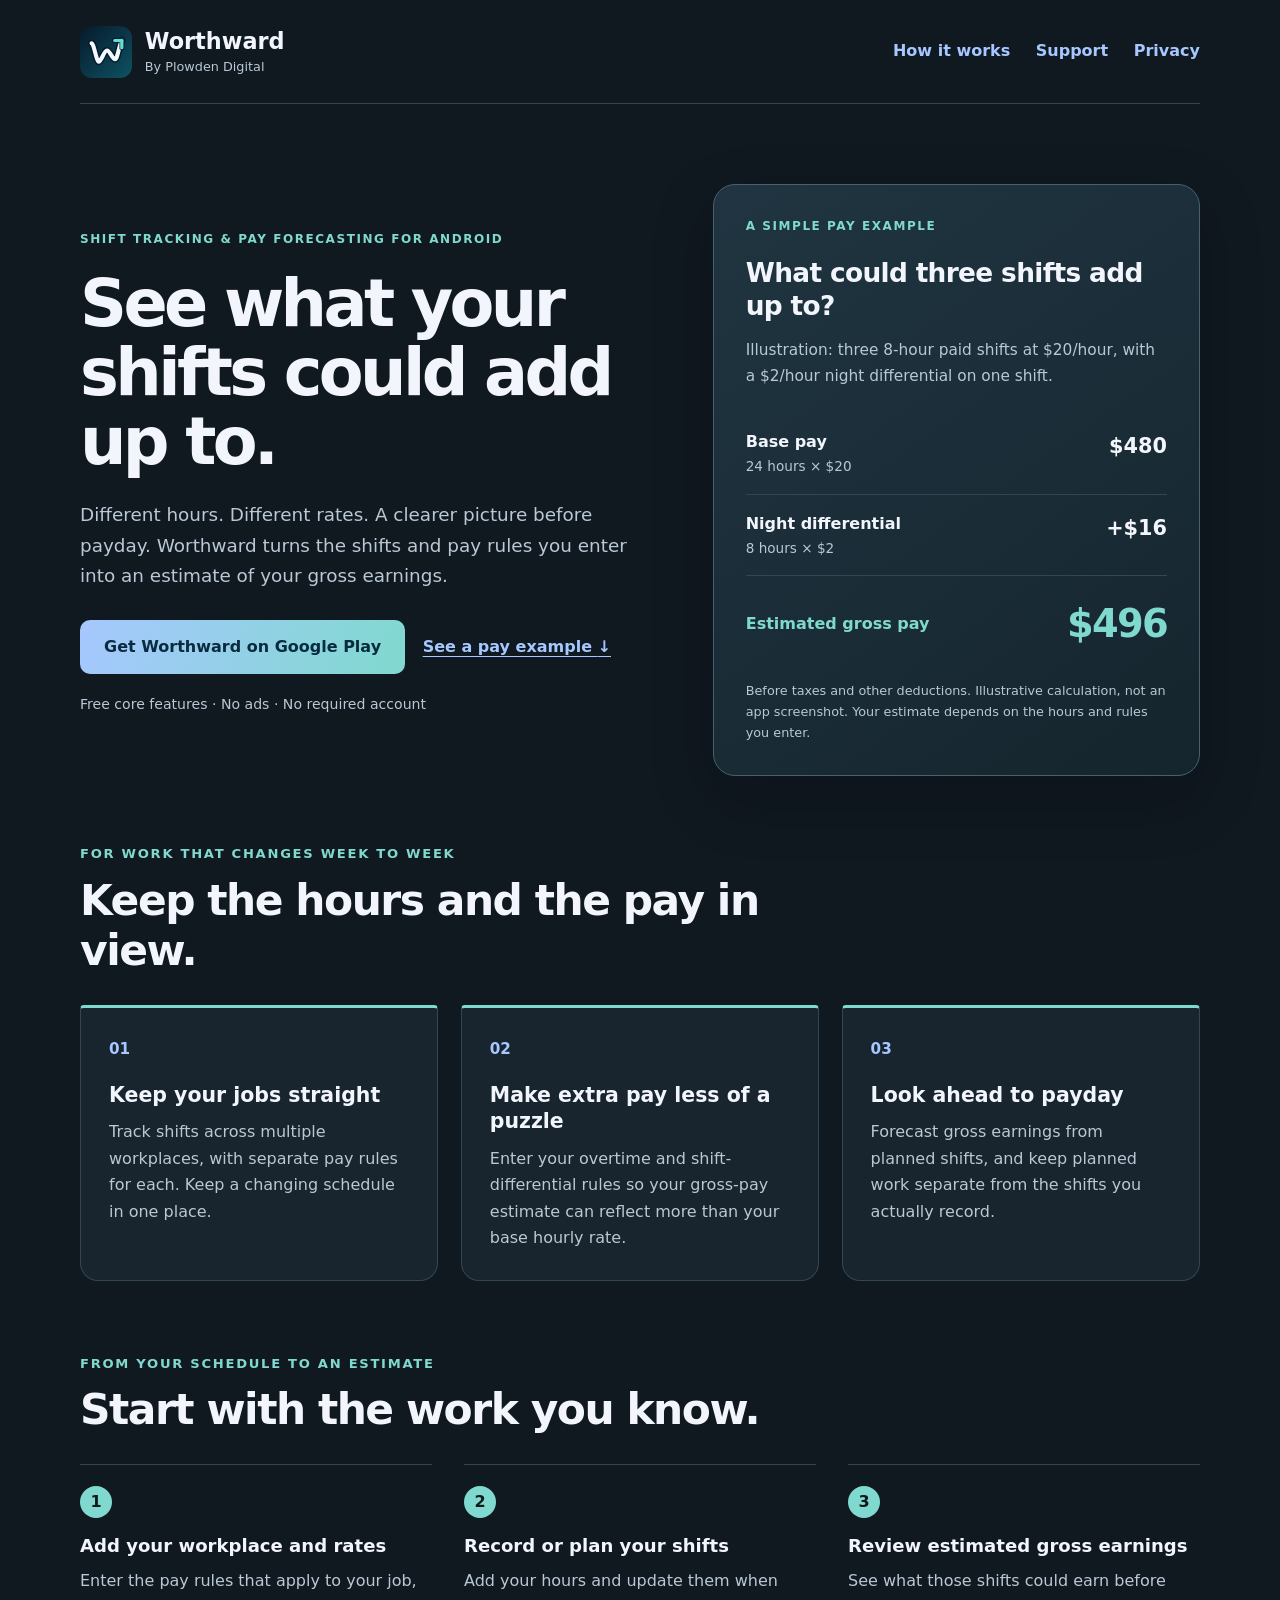
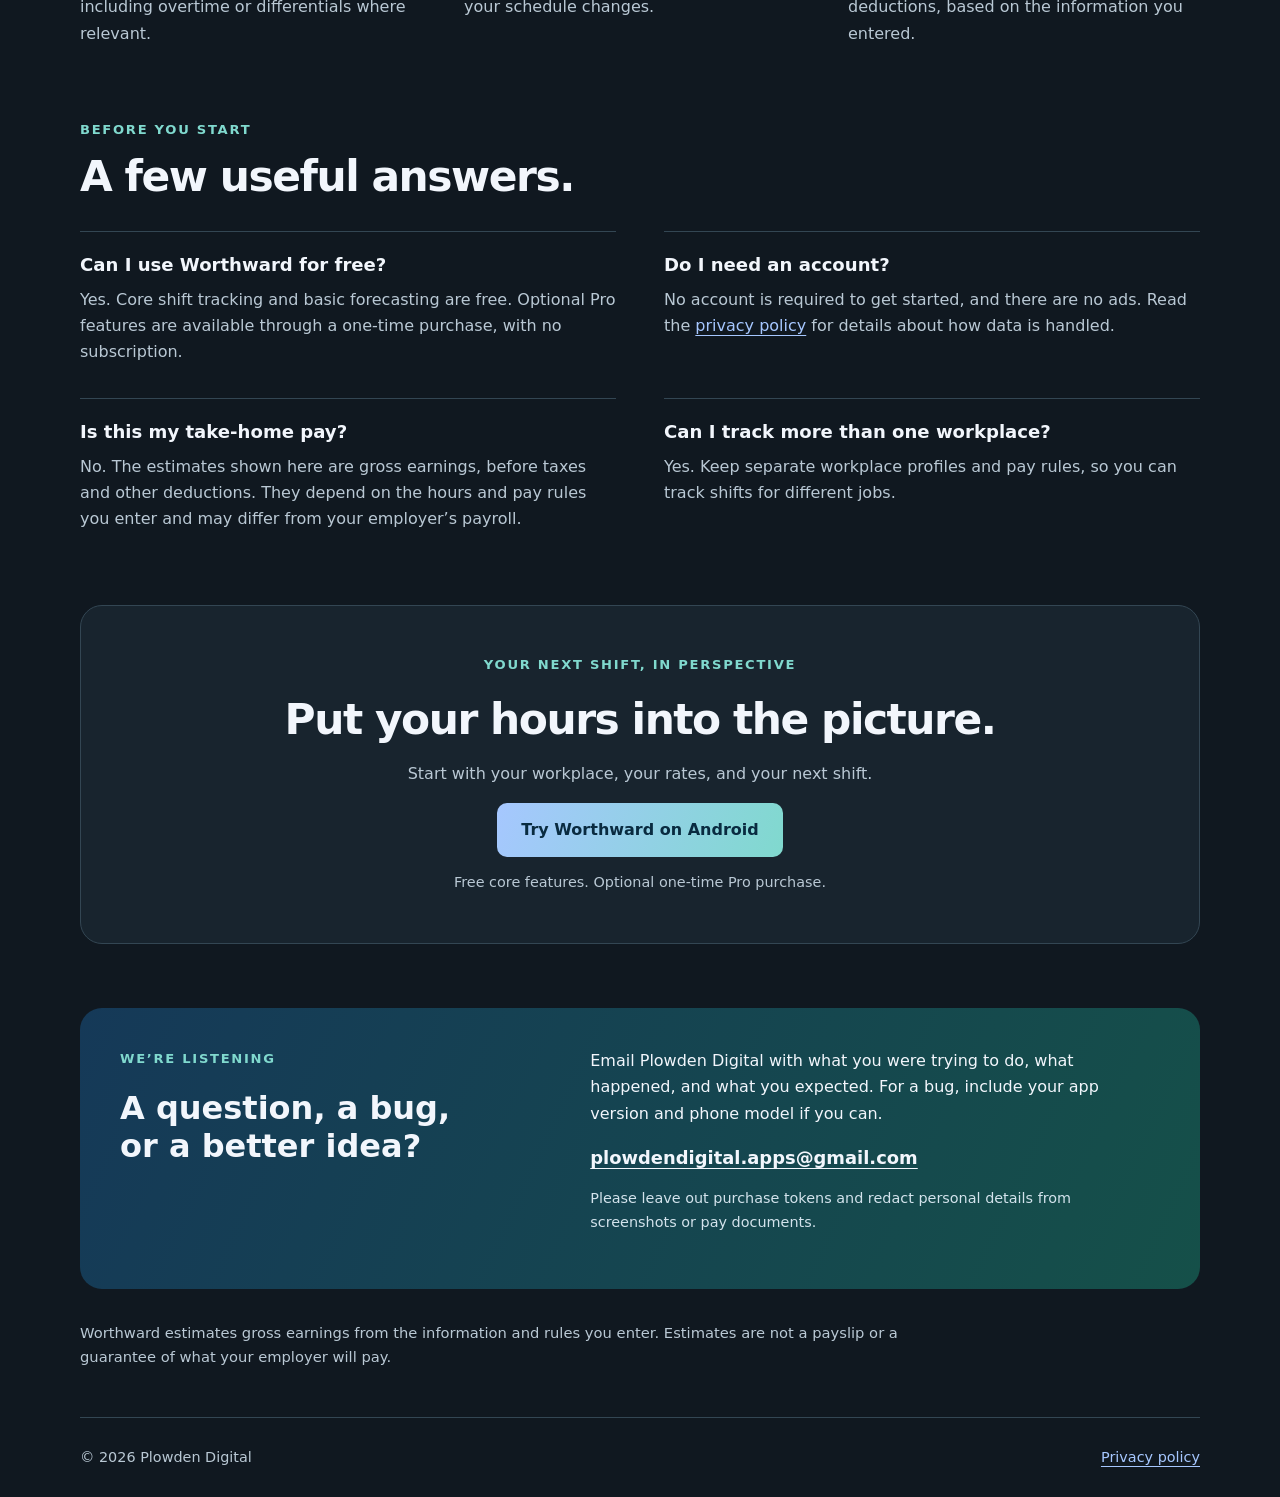
<file: index.html>
<!doctype html>
<html lang="en">
<head>
  <meta charset="utf-8">
  <meta name="viewport" content="width=device-width, initial-scale=1">
  <meta name="description" content="Track shifts, manage pay rates across workplaces, and forecast gross earnings with Worthward for Android. Free core features. No ads or required account.">
  <meta name="theme-color" content="#101820">
  <meta property="og:title" content="Worthward | Shift Tracker & Gross Pay Forecast for Android">
  <meta property="og:description" content="See what your shifts could add up to before payday. Free core features, no ads, and no required account.">
  <meta property="og:type" content="website">
  <meta property="og:url" content="https://liambic82.github.io/worthward-website/">
  <link rel="canonical" href="https://liambic82.github.io/worthward-website/">
  <title>Worthward | Shift Tracker & Gross Pay Forecast for Android</title>
  <link rel="icon" href="assets/worthward.svg" type="image/svg+xml">
  <link rel="stylesheet" href="styles.css?v=20261103">
</head>
<body>
  <a class="skip" href="#main">Skip to content</a>
  <header class="site-header wrap">
    <a class="brand" href="index.html" aria-label="Worthward home"><img src="assets/worthward.svg" width="52" height="52" alt=""><span>Worthward<small>By Plowden Digital</small></span></a>
    <nav aria-label="Main navigation"><a href="#how-it-works">How it works</a><a href="#support">Support</a><a href="privacy.html">Privacy</a></nav>
  </header>
  <main id="main" class="wrap">
    <section class="hero hero-grid" aria-labelledby="intro">
      <div>
        <p class="eyebrow">SHIFT TRACKING &amp; PAY FORECASTING FOR ANDROID</p>
        <h1 id="intro">See what your shifts could add up to.</h1>
        <p class="lead">Different hours. Different rates. A clearer picture before payday. Worthward turns the shifts and pay rules you enter into an estimate of your gross earnings.</p>
        <div class="actions"><a class="button" href="https://play.google.com/store/apps/details?id=com.mplowden.worthward">Get Worthward on Google Play</a><a class="text-link" href="#pay-example">See a pay example <span aria-hidden="true">↓</span></a></div>
        <p class="trust-line">Free core features · No ads · No required account</p>
      </div>
      <aside class="example-card" id="pay-example" aria-labelledby="example-title">
        <p class="eyebrow">A SIMPLE PAY EXAMPLE</p>
        <h2 id="example-title">What could three shifts add up to?</h2>
        <p class="example-context">Illustration: three 8-hour paid shifts at $20/hour, with a $2/hour night differential on one shift.</p>
        <dl class="pay-breakdown"><div><dt>Base pay <small>24 hours × $20</small></dt><dd>$480</dd></div><div><dt>Night differential <small>8 hours × $2</small></dt><dd>+$16</dd></div><div class="pay-total"><dt>Estimated gross pay</dt><dd>$496</dd></div></dl>
        <p class="fine">Before taxes and other deductions. Illustrative calculation, not an app screenshot. Your estimate depends on the hours and rules you enter.</p>
      </aside>
    </section>
    <section class="benefits" aria-labelledby="benefits-title">
      <div class="section-heading"><p class="eyebrow">FOR WORK THAT CHANGES WEEK TO WEEK</p><h2 id="benefits-title">Keep the hours and the pay in view.</h2></div>
      <div class="features">
        <article><span class="number" aria-hidden="true">01</span><h3>Keep your jobs straight</h3><p>Track shifts across multiple workplaces, with separate pay rules for each. Keep a changing schedule in one place.</p></article>
        <article><span class="number" aria-hidden="true">02</span><h3>Make extra pay less of a puzzle</h3><p>Enter your overtime and shift-differential rules so your gross-pay estimate can reflect more than your base hourly rate.</p></article>
        <article><span class="number" aria-hidden="true">03</span><h3>Look ahead to payday</h3><p>Forecast gross earnings from planned shifts, and keep planned work separate from the shifts you actually record.</p></article>
      </div>
    </section>
    <section class="how-section" id="how-it-works" aria-labelledby="how-title">
      <div class="section-heading"><p class="eyebrow">FROM YOUR SCHEDULE TO AN ESTIMATE</p><h2 id="how-title">Start with the work you know.</h2></div>
      <ol class="steps"><li><h3>Add your workplace and rates</h3><p>Enter the pay rules that apply to your job, including overtime or differentials where relevant.</p></li><li><h3>Record or plan your shifts</h3><p>Add your hours and update them when your schedule changes.</p></li><li><h3>Review estimated gross earnings</h3><p>See what those shifts could earn before deductions, based on the information you entered.</p></li></ol>
    </section>
    <section class="faq-section" aria-labelledby="faq-title">
      <div class="section-heading"><p class="eyebrow">BEFORE YOU START</p><h2 id="faq-title">A few useful answers.</h2></div>
      <div class="faq-grid">
        <article><h3>Can I use Worthward for free?</h3><p>Yes. Core shift tracking and basic forecasting are free. Optional Pro features are available through a one-time purchase, with no subscription.</p></article>
        <article><h3>Do I need an account?</h3><p>No account is required to get started, and there are no ads. Read the <a href="privacy.html">privacy policy</a> for details about how data is handled.</p></article>
        <article><h3>Is this my take-home pay?</h3><p>No. The estimates shown here are gross earnings, before taxes and other deductions. They depend on the hours and pay rules you enter and may differ from your employer’s payroll.</p></article>
        <article><h3>Can I track more than one workplace?</h3><p>Yes. Keep separate workplace profiles and pay rules, so you can track shifts for different jobs.</p></article>
      </div>
    </section>
    <section class="download-panel" aria-labelledby="download-title"><p class="eyebrow">YOUR NEXT SHIFT, IN PERSPECTIVE</p><h2 id="download-title">Put your hours into the picture.</h2><p>Start with your workplace, your rates, and your next shift.</p><a class="button" href="https://play.google.com/store/apps/details?id=com.mplowden.worthward">Try Worthward on Android</a><p class="fine">Free core features. Optional one-time Pro purchase.</p></section>
    <section class="support-panel" id="support" aria-labelledby="support-title">
      <div><p class="eyebrow">WE’RE LISTENING</p><h2 id="support-title">A question, a bug,<br>or a better idea?</h2></div>
      <div><p>Email Plowden Digital with what you were trying to do, what happened, and what you expected. For a bug, include your app version and phone model if you can.</p><a class="contact" href="mailto:plowdendigital.apps@gmail.com">plowdendigital.apps@gmail.com</a><p class="fine">Please leave out purchase tokens and redact personal details from screenshots or pay documents.</p></div>
    </section>
    <p class="estimate-note">Worthward estimates gross earnings from the information and rules you enter. Estimates are not a payslip or a guarantee of what your employer will pay.</p>
  </main>
  <footer class="wrap"><span>© 2026 Plowden Digital</span><a href="privacy.html">Privacy policy</a></footer>
</body>
</html>
</file>
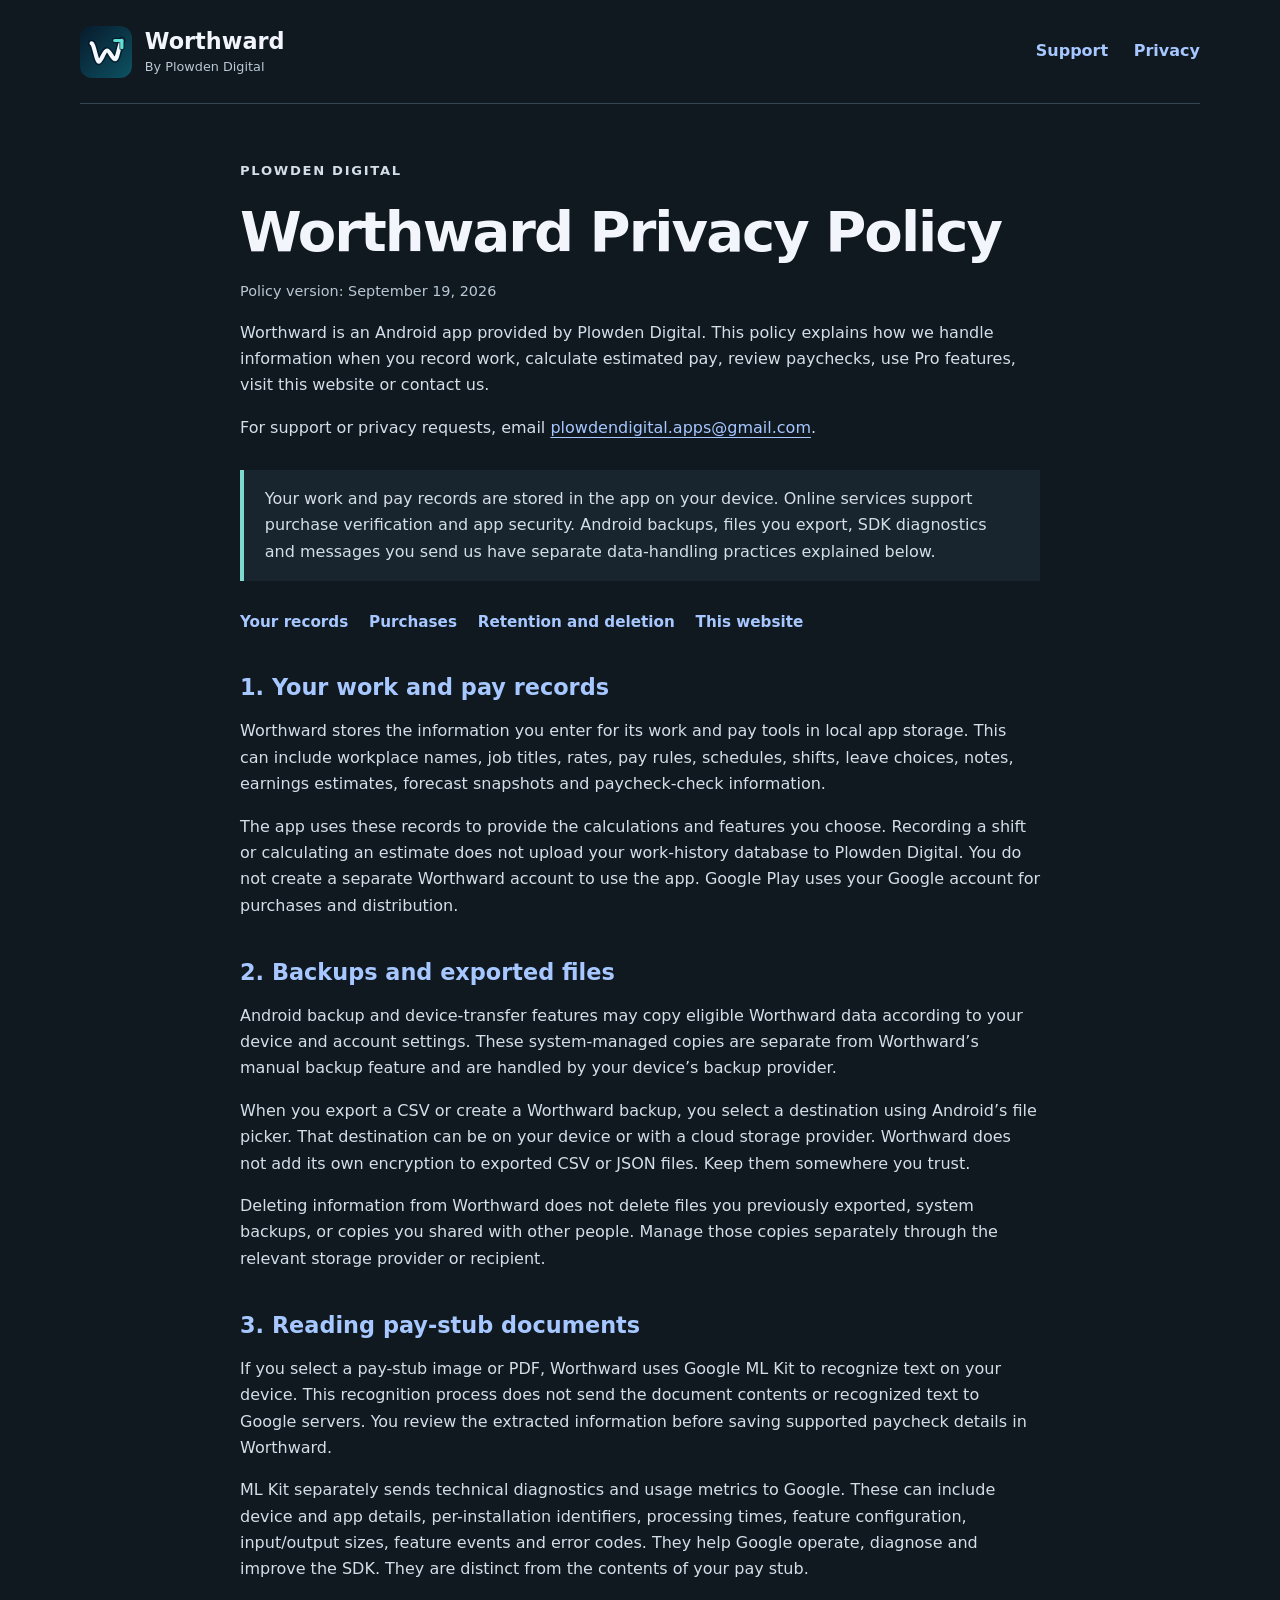
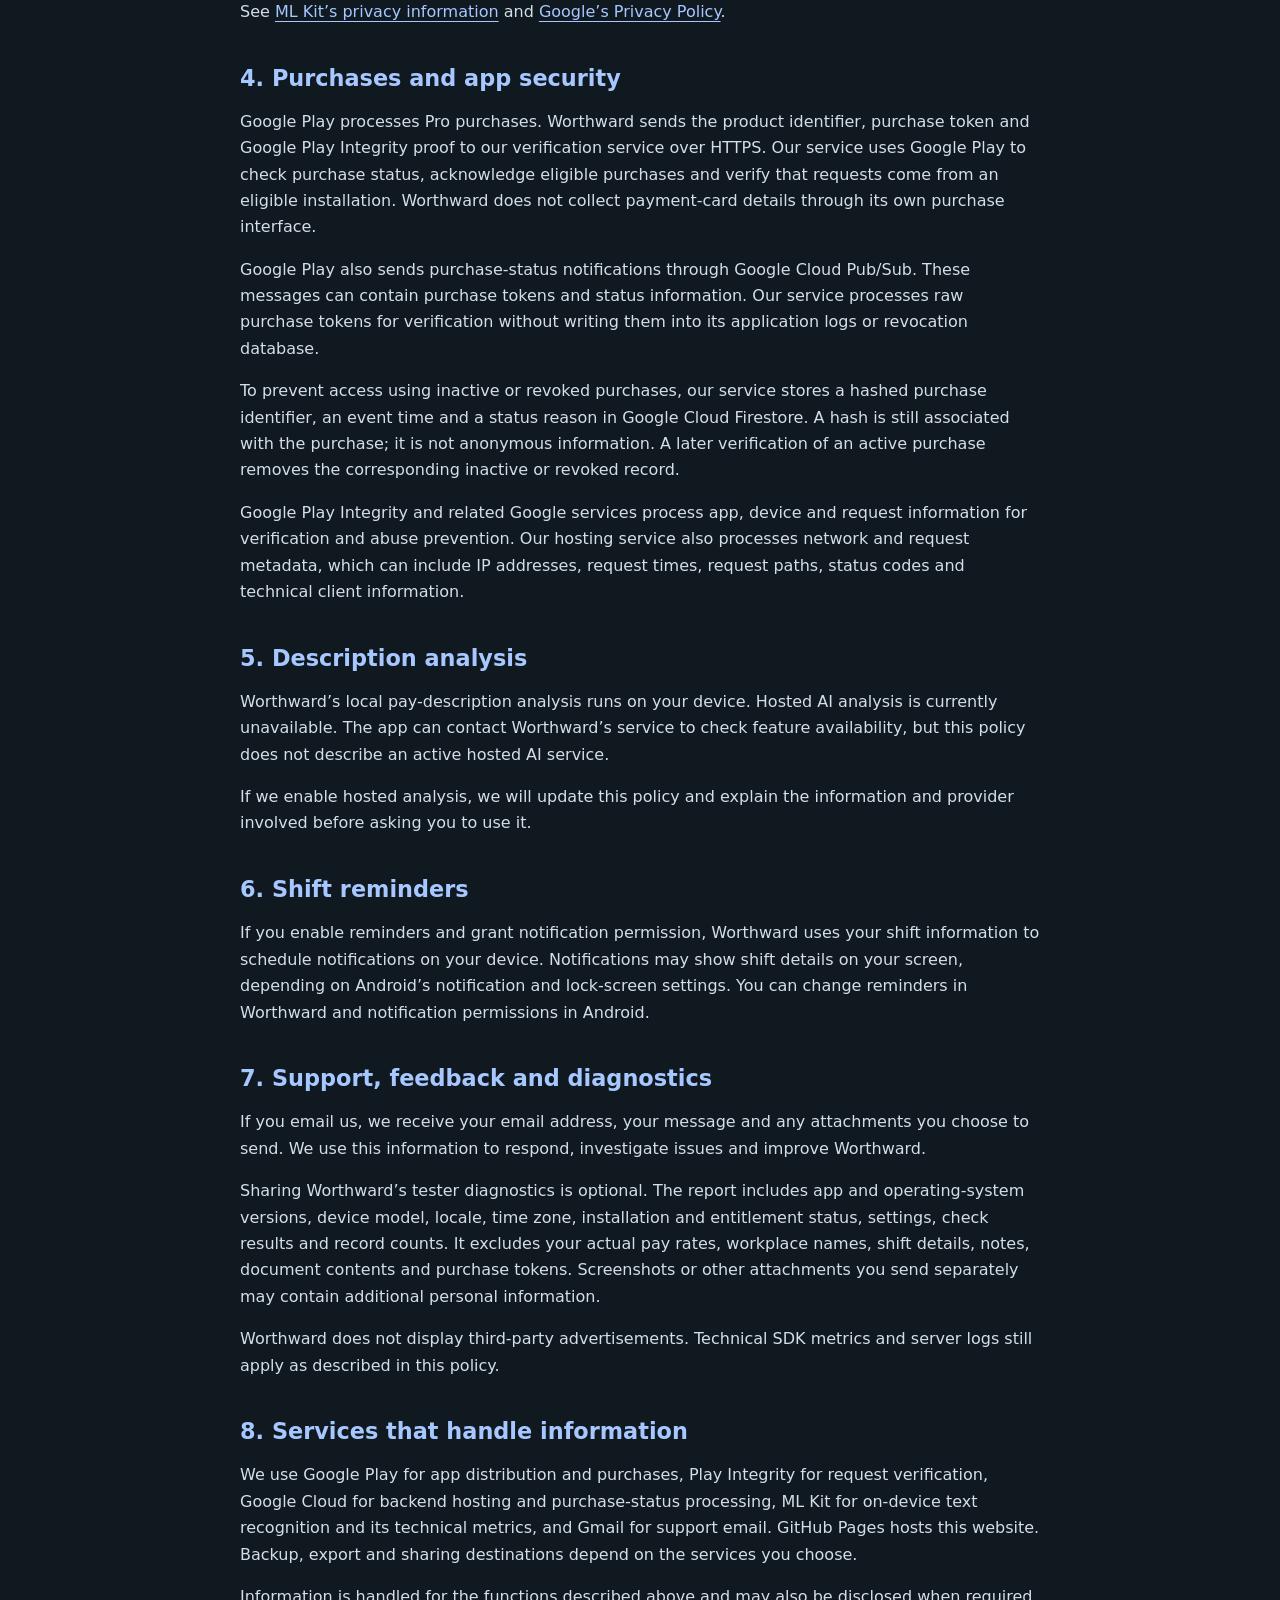
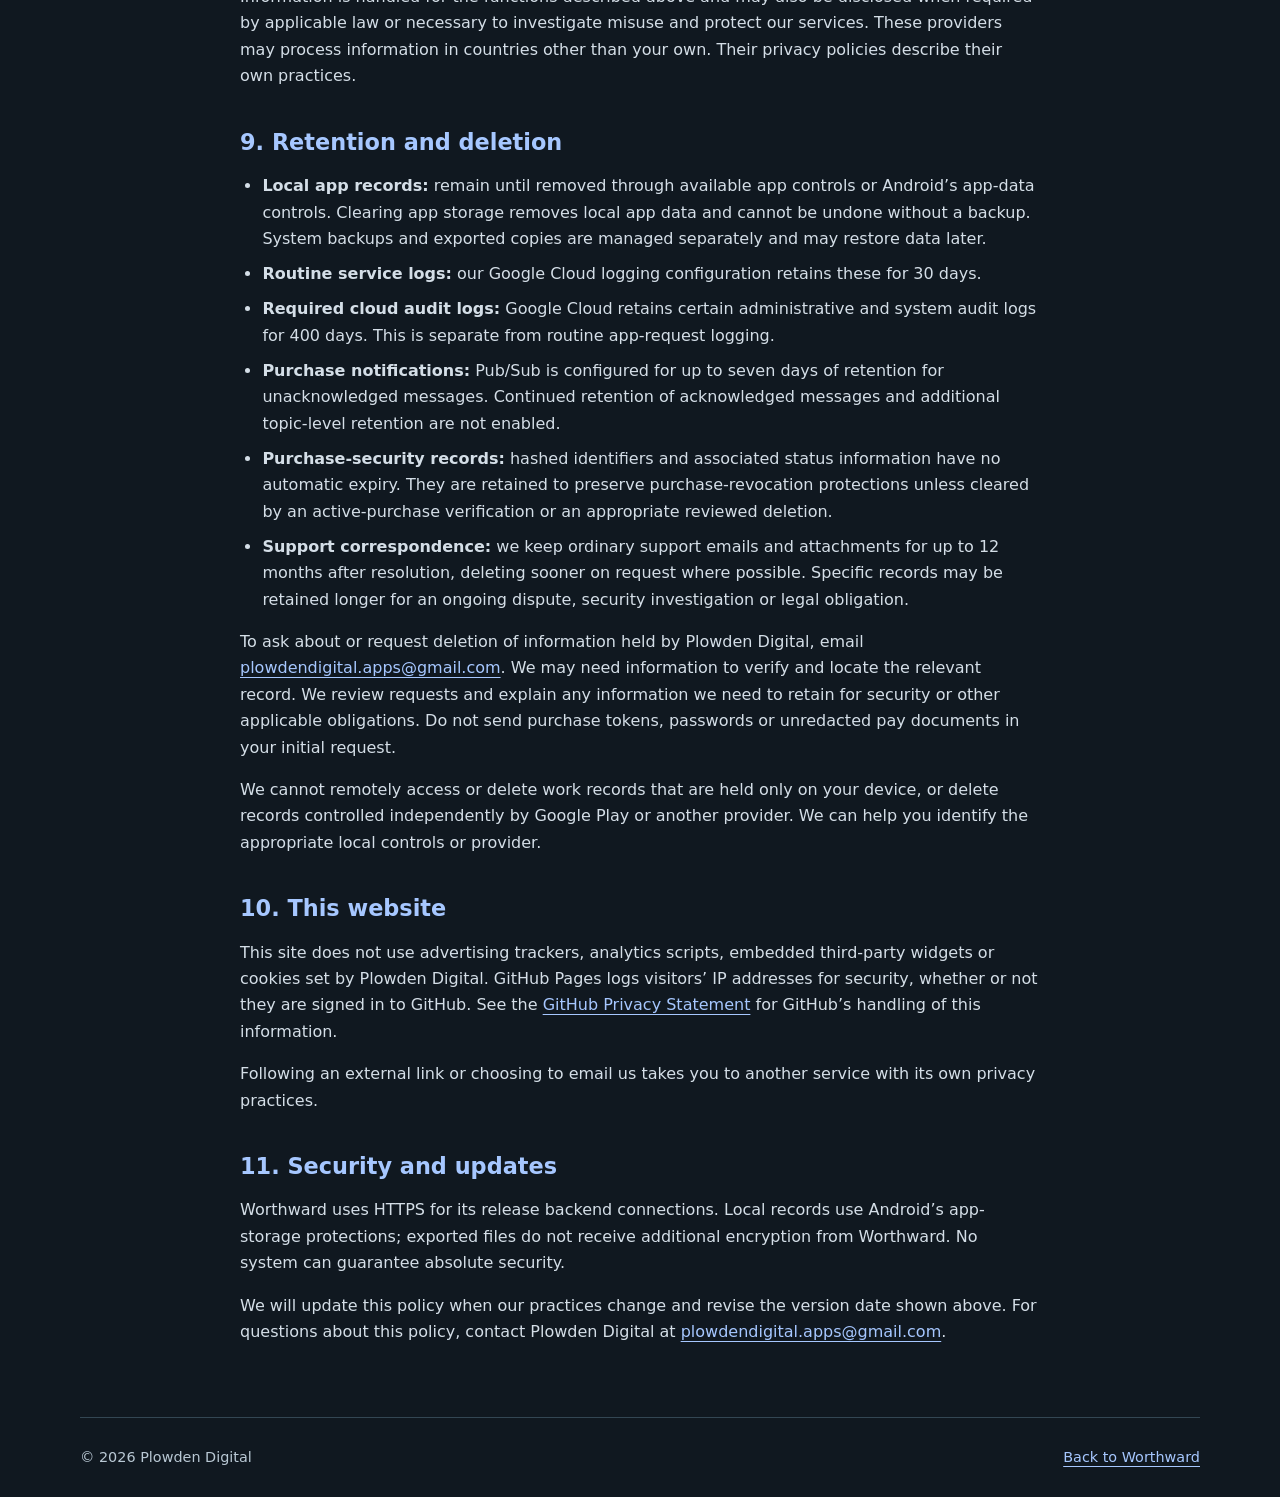
<file: privacy.html>
<!doctype html>
<html lang="en">
<head>
  <meta charset="utf-8">
  <meta name="viewport" content="width=device-width, initial-scale=1">
  <meta name="description" content="How Worthward and Plowden Digital handle work records, purchases, diagnostics, backups and privacy requests.">
  <meta name="theme-color" content="#101820">
  <title>Worthward Privacy Policy | Plowden Digital</title>
  <link rel="icon" href="assets/worthward.svg" type="image/svg+xml">
  <link rel="stylesheet" href="styles.css">
</head>
<body>
  <a class="skip" href="#main">Skip to content</a>
  <header class="site-header wrap">
    <a class="brand" href="index.html" aria-label="Worthward home"><img src="assets/worthward.svg" width="52" height="52" alt=""><span>Worthward<small>By Plowden Digital</small></span></a>
    <nav aria-label="Main navigation"><a href="index.html#support">Support</a><a href="privacy.html" aria-current="page">Privacy</a></nav>
  </header>
  <main id="main" class="wrap policy">
    <p class="eyebrow">PLOWDEN DIGITAL</p>
    <h1>Worthward Privacy Policy</h1>
    <p class="date">Policy version: September 19, 2026</p>
    <p>Worthward is an Android app provided by Plowden Digital. This policy explains how we handle information when you record work, calculate estimated pay, review paychecks, use Pro features, visit this website or contact us.</p>
    <p>For support or privacy requests, email <a href="mailto:plowdendigital.apps@gmail.com">plowdendigital.apps@gmail.com</a>.</p>
    <div class="summary"><p>Your work and pay records are stored in the app on your device. Online services support purchase verification and app security. Android backups, files you export, SDK diagnostics and messages you send us have separate data-handling practices explained below.</p></div>
    <nav class="policy-nav" aria-label="Privacy policy sections"><a href="#records">Your records</a><a href="#purchases">Purchases</a><a href="#retention">Retention and deletion</a><a href="#website">This website</a></nav>

    <section id="records"><h2>1. Your work and pay records</h2>
      <p>Worthward stores the information you enter for its work and pay tools in local app storage. This can include workplace names, job titles, rates, pay rules, schedules, shifts, leave choices, notes, earnings estimates, forecast snapshots and paycheck-check information.</p>
      <p>The app uses these records to provide the calculations and features you choose. Recording a shift or calculating an estimate does not upload your work-history database to Plowden Digital. You do not create a separate Worthward account to use the app. Google Play uses your Google account for purchases and distribution.</p>
    </section>

    <section><h2>2. Backups and exported files</h2>
      <p>Android backup and device-transfer features may copy eligible Worthward data according to your device and account settings. These system-managed copies are separate from Worthward’s manual backup feature and are handled by your device’s backup provider.</p>
      <p>When you export a CSV or create a Worthward backup, you select a destination using Android’s file picker. That destination can be on your device or with a cloud storage provider. Worthward does not add its own encryption to exported CSV or JSON files. Keep them somewhere you trust.</p>
      <p>Deleting information from Worthward does not delete files you previously exported, system backups, or copies you shared with other people. Manage those copies separately through the relevant storage provider or recipient.</p>
    </section>

    <section><h2>3. Reading pay-stub documents</h2>
      <p>If you select a pay-stub image or PDF, Worthward uses Google ML Kit to recognize text on your device. This recognition process does not send the document contents or recognized text to Google servers. You review the extracted information before saving supported paycheck details in Worthward.</p>
      <p>ML Kit separately sends technical diagnostics and usage metrics to Google. These can include device and app details, per-installation identifiers, processing times, feature configuration, input/output sizes, feature events and error codes. They help Google operate, diagnose and improve the SDK. They are distinct from the contents of your pay stub.</p>
      <p>See <a href="https://developers.google.com/ml-kit/terms">ML Kit’s privacy information</a> and <a href="https://policies.google.com/privacy">Google’s Privacy Policy</a>.</p>
    </section>

    <section id="purchases"><h2>4. Purchases and app security</h2>
      <p>Google Play processes Pro purchases. Worthward sends the product identifier, purchase token and Google Play Integrity proof to our verification service over HTTPS. Our service uses Google Play to check purchase status, acknowledge eligible purchases and verify that requests come from an eligible installation. Worthward does not collect payment-card details through its own purchase interface.</p>
      <p>Google Play also sends purchase-status notifications through Google Cloud Pub/Sub. These messages can contain purchase tokens and status information. Our service processes raw purchase tokens for verification without writing them into its application logs or revocation database.</p>
      <p>To prevent access using inactive or revoked purchases, our service stores a hashed purchase identifier, an event time and a status reason in Google Cloud Firestore. A hash is still associated with the purchase; it is not anonymous information. A later verification of an active purchase removes the corresponding inactive or revoked record.</p>
      <p>Google Play Integrity and related Google services process app, device and request information for verification and abuse prevention. Our hosting service also processes network and request metadata, which can include IP addresses, request times, request paths, status codes and technical client information.</p>
    </section>

    <section><h2>5. Description analysis</h2>
      <p>Worthward’s local pay-description analysis runs on your device. Hosted AI analysis is currently unavailable. The app can contact Worthward’s service to check feature availability, but this policy does not describe an active hosted AI service.</p>
      <p>If we enable hosted analysis, we will update this policy and explain the information and provider involved before asking you to use it.</p>
    </section>

    <section><h2>6. Shift reminders</h2>
      <p>If you enable reminders and grant notification permission, Worthward uses your shift information to schedule notifications on your device. Notifications may show shift details on your screen, depending on Android’s notification and lock-screen settings. You can change reminders in Worthward and notification permissions in Android.</p>
    </section>

    <section><h2>7. Support, feedback and diagnostics</h2>
      <p>If you email us, we receive your email address, your message and any attachments you choose to send. We use this information to respond, investigate issues and improve Worthward.</p>
      <p>Sharing Worthward’s tester diagnostics is optional. The report includes app and operating-system versions, device model, locale, time zone, installation and entitlement status, settings, check results and record counts. It excludes your actual pay rates, workplace names, shift details, notes, document contents and purchase tokens. Screenshots or other attachments you send separately may contain additional personal information.</p>
      <p>Worthward does not display third-party advertisements. Technical SDK metrics and server logs still apply as described in this policy.</p>
    </section>

    <section><h2>8. Services that handle information</h2>
      <p>We use Google Play for app distribution and purchases, Play Integrity for request verification, Google Cloud for backend hosting and purchase-status processing, ML Kit for on-device text recognition and its technical metrics, and Gmail for support email. GitHub Pages hosts this website. Backup, export and sharing destinations depend on the services you choose.</p>
      <p>Information is handled for the functions described above and may also be disclosed when required by applicable law or necessary to investigate misuse and protect our services. These providers may process information in countries other than your own. Their privacy policies describe their own practices.</p>
    </section>

    <section id="retention"><h2>9. Retention and deletion</h2>
      <ul>
        <li><strong>Local app records:</strong> remain until removed through available app controls or Android’s app-data controls. Clearing app storage removes local app data and cannot be undone without a backup. System backups and exported copies are managed separately and may restore data later.</li>
        <li><strong>Routine service logs:</strong> our Google Cloud logging configuration retains these for 30 days.</li>
        <li><strong>Required cloud audit logs:</strong> Google Cloud retains certain administrative and system audit logs for 400 days. This is separate from routine app-request logging.</li>
        <li><strong>Purchase notifications:</strong> Pub/Sub is configured for up to seven days of retention for unacknowledged messages. Continued retention of acknowledged messages and additional topic-level retention are not enabled.</li>
        <li><strong>Purchase-security records:</strong> hashed identifiers and associated status information have no automatic expiry. They are retained to preserve purchase-revocation protections unless cleared by an active-purchase verification or an appropriate reviewed deletion.</li>
        <li><strong>Support correspondence:</strong> we keep ordinary support emails and attachments for up to 12 months after resolution, deleting sooner on request where possible. Specific records may be retained longer for an ongoing dispute, security investigation or legal obligation.</li>
      </ul>
      <p>To ask about or request deletion of information held by Plowden Digital, email <a href="mailto:plowdendigital.apps@gmail.com?subject=Worthward%20privacy%20request">plowdendigital.apps@gmail.com</a>. We may need information to verify and locate the relevant record. We review requests and explain any information we need to retain for security or other applicable obligations. Do not send purchase tokens, passwords or unredacted pay documents in your initial request.</p>
      <p>We cannot remotely access or delete work records that are held only on your device, or delete records controlled independently by Google Play or another provider. We can help you identify the appropriate local controls or provider.</p>
    </section>

    <section id="website"><h2>10. This website</h2>
      <p>This site does not use advertising trackers, analytics scripts, embedded third-party widgets or cookies set by Plowden Digital. GitHub Pages logs visitors’ IP addresses for security, whether or not they are signed in to GitHub. See the <a href="https://docs.github.com/en/site-policy/privacy-policies/github-general-privacy-statement">GitHub Privacy Statement</a> for GitHub’s handling of this information.</p>
      <p>Following an external link or choosing to email us takes you to another service with its own privacy practices.</p>
    </section>

    <section><h2>11. Security and updates</h2>
      <p>Worthward uses HTTPS for its release backend connections. Local records use Android’s app-storage protections; exported files do not receive additional encryption from Worthward. No system can guarantee absolute security.</p>
      <p>We will update this policy when our practices change and revise the version date shown above. For questions about this policy, contact Plowden Digital at <a href="mailto:plowdendigital.apps@gmail.com">plowdendigital.apps@gmail.com</a>.</p>
    </section>
  </main>
  <footer class="wrap"><span>© 2026 Plowden Digital</span><a href="index.html">Back to Worthward</a></footer>
</body>
</html>
</file>
<file: styles.css>
:root{color-scheme:dark;--bg:#101820;--panel:#18242e;--ink:#f2f6fc;--muted:#b9c8d4;--blue:#a6c7ff;--teal:#80d9ce;--line:#334653}
*{box-sizing:border-box}html{scroll-behavior:smooth;scroll-padding-top:1.5rem}body{margin:0;background:var(--bg);color:var(--ink);font-family:system-ui,-apple-system,"Segoe UI",sans-serif;font-size:1rem;line-height:1.65}a{color:var(--blue);text-underline-offset:.25em}a:hover{color:var(--teal)}a:focus-visible{outline:3px solid var(--teal);outline-offset:6px;border-radius:3px}.wrap{width:min(1120px,calc(100% - 3rem));margin-inline:auto}.site-header{display:flex;justify-content:space-between;align-items:center;gap:1.5rem;padding-block:1.6rem;border-bottom:1px solid var(--line)}.brand{display:flex;align-items:center;gap:.8rem;text-decoration:none;color:var(--ink);font-size:1.4rem;font-weight:750;line-height:1.3}.brand img{flex-shrink:0}.brand small{display:block;font-size:.8rem;font-weight:400;color:var(--muted);margin-top:.2rem}nav{display:flex;gap:1.6rem}nav a{text-decoration:none;font-weight:600}.skip{position:absolute;top:-100px;left:1rem;z-index:10;background:var(--ink);color:var(--bg);padding:.6rem 1rem}.skip:focus{top:1rem}.hero{padding:5rem 0 4.2rem;max-width:800px}.eyebrow{font-size:.82rem;letter-spacing:.13em;font-weight:750;color:var(--teal);margin:0 0 1.2rem}.hero h1{font-size:clamp(2.75rem,7vw,5.6rem);letter-spacing:-.055em;line-height:1.06;margin:0 0 1.5rem}.lead{font-size:1.35rem;color:var(--muted);max-width:620px}.availability{color:var(--teal);margin:1.5rem 0}.button{display:inline-block;background:linear-gradient(110deg,var(--blue),var(--teal));color:#092b40;font-weight:750;text-decoration:none;padding:.85rem 1.5rem;border-radius:10px}.button:hover{color:#092b40;background:var(--teal)}.features{display:grid;grid-template-columns:repeat(3,1fr);gap:1.4rem}.features article{padding:1.75rem;background:var(--panel);border:1px solid var(--line);border-top:3px solid var(--teal);border-radius:4px 4px 18px 18px}.number{font-weight:650;color:var(--blue);font-size:.95rem}.features h2{font-size:1.28rem;line-height:1.3;margin:1.2rem 0 .7rem}.features p{color:var(--muted);margin:0}.support-panel{margin-top:4rem;padding:2.5rem;display:grid;grid-template-columns:1fr 1.3fr;gap:2rem;border-radius:22px;background:linear-gradient(115deg,#153958,#155049)}.support-panel h2{font-size:2rem;line-height:1.2;margin:0}.support-panel p:first-child{margin-top:0}.contact{color:var(--ink);font-size:1.12rem;font-weight:650;overflow-wrap:anywhere}.fine{font-size:.9rem;color:#d3e3ec}.estimate-note{color:var(--muted);font-size:.92rem;max-width:850px;margin:2rem 0 3rem}footer{display:flex;justify-content:space-between;gap:1rem;border-top:1px solid var(--line);padding-block:1.7rem;color:var(--muted);font-size:.9rem}.policy{max-width:800px;padding:3.5rem 0}.policy h1{font-size:clamp(2.3rem,6vw,3.5rem);line-height:1.12;letter-spacing:-.035em;margin:0 0 1rem}.policy h2{font-size:1.4rem;line-height:1.3;color:var(--blue);margin:2.4rem 0 .9rem}.policy p,.policy li{color:#d4dee7}.policy li{margin-bottom:.55rem}.policy ul{padding-left:1.4rem}.policy .date{font-size:.9rem;color:var(--muted)}.policy .summary{border-left:4px solid var(--teal);padding:1rem 1.3rem;background:var(--panel);margin:1.8rem 0}.policy .summary p{margin:0}.policy a{overflow-wrap:anywhere}.policy-nav{display:flex;flex-wrap:wrap;gap:.45rem 1.3rem;margin:1.7rem 0;font-size:.95rem}.policy-nav a{white-space:normal}
@media(max-width:750px){.features{grid-template-columns:1fr}.support-panel{grid-template-columns:1fr;padding:1.7rem}.hero{padding-block:3.2rem}.features article{padding:1.5rem}.site-header{flex-wrap:wrap}.support-panel h2 br{display:none}}
@media(max-width:400px){.wrap{width:calc(100% - 2rem)}.site-header{gap:1rem}nav{gap:1.3rem}.hero h1{font-size:2.75rem}footer{flex-wrap:wrap}}
@media(prefers-reduced-motion:reduce){html{scroll-behavior:auto}}
@media print{body{background:white;color:black}.site-header nav,.policy-nav,.skip{display:none}.policy p,.policy li,.policy h2,a,footer{color:black}.policy{max-width:none;padding:1rem 0}.policy .summary{background:transparent}.wrap{width:100%}}


/* Landing page additions; the existing privacy policy layout is preserved. */
.hero-grid{max-width:none;display:grid;grid-template-columns:1.2fr 1fr;gap:3rem;align-items:center}.hero-grid h1{font-size:clamp(2.8rem,5.1vw,4.6rem);max-width:700px}.hero-grid .eyebrow{font-size:.75rem}.hero-grid .lead{font-size:1.15rem}.actions{display:flex;flex-wrap:wrap;align-items:center;gap:1.1rem;margin-top:1.8rem}.text-link{font-weight:650}.trust-line{color:var(--muted);font-size:.88rem;margin-top:1.2rem}.example-card{border:1px solid #48616f;border-radius:22px;padding:2rem;background:linear-gradient(145deg,#203541,#15252e);box-shadow:0 22px 65px #0003;scroll-margin-top:2rem}.example-card h2{font-size:1.65rem;line-height:1.25;margin:0 0 1rem;letter-spacing:-.025em}.example-context{font-size:.96rem;color:var(--muted)}.pay-breakdown{margin:1.5rem 0}.pay-breakdown>div{display:flex;justify-content:space-between;gap:1rem;padding:1rem 0;border-bottom:1px solid var(--line)}.pay-breakdown dt{font-weight:650}.pay-breakdown dt small{display:block;font-size:.85rem;font-weight:400;color:var(--muted)}.pay-breakdown dd{margin:0;font-size:1.3rem;font-weight:750;font-variant-numeric:tabular-nums}.pay-breakdown .pay-total{align-items:center;border:0;padding-bottom:0;color:var(--teal)}.pay-total dd{font-size:2.4rem;letter-spacing:-.045em}.example-card .fine{font-size:.8rem;color:var(--muted);margin-bottom:0}.section-heading{max-width:700px;margin-bottom:1.8rem}.section-heading .eyebrow{margin-bottom:.7rem}.section-heading h2,.download-panel h2{font-size:clamp(1.8rem,3.4vw,2.65rem);line-height:1.18;letter-spacing:-.035em;margin:0}.features h3{font-size:1.28rem;line-height:1.3;margin:1.2rem 0 .7rem}.how-section,.faq-section{padding-top:4.5rem}.steps{list-style:none;counter-reset:step;display:grid;grid-template-columns:repeat(3,1fr);gap:2rem;padding:0;margin:0}.steps li{counter-increment:step;border-top:1px solid var(--line);padding-top:1.3rem}.steps li:before{content:counter(step);display:inline-grid;place-items:center;width:2rem;height:2rem;background:var(--teal);color:#101820;font-weight:750;border-radius:50%}.steps h3,.faq-grid h3{font-size:1.13rem;line-height:1.35;margin:1rem 0 .6rem}.steps p,.faq-grid p{color:var(--muted);margin:0}.faq-grid{display:grid;grid-template-columns:1fr 1fr;gap:2rem 3rem}.faq-grid article{border-top:1px solid var(--line);padding-top:.3rem}.download-panel{margin-top:4.5rem;padding:3rem 2rem;text-align:center;border:1px solid var(--line);border-radius:22px;background:var(--panel)}.download-panel>p:not(.eyebrow){color:var(--muted)}.download-panel .fine{margin-bottom:0}.button{text-align:center}.benefits,.how-section,.faq-section{scroll-margin-top:2rem}
@media(max-width:950px){.hero-grid{grid-template-columns:1fr;gap:2rem}.hero-grid>div{max-width:720px}.example-card{max-width:620px;width:100%}.hero-grid h1{font-size:clamp(2.8rem,7vw,4.6rem)}}
@media(max-width:750px){.steps,.faq-grid{grid-template-columns:1fr;gap:1.5rem}.how-section,.faq-section{padding-top:3.2rem}.download-panel{margin-top:3.2rem}.site-header nav{flex-wrap:wrap;gap:.7rem 1.3rem}.example-card{padding:1.5rem}.hero-grid{padding-block:3rem}.download-panel{padding:2rem 1.4rem}}
@media(max-width:400px){.hero-grid h1{font-size:2.65rem}.actions .button{width:100%;padding-inline:1rem}.example-card{padding:1.2rem}.pay-total dd{font-size:2rem}}
</file>
